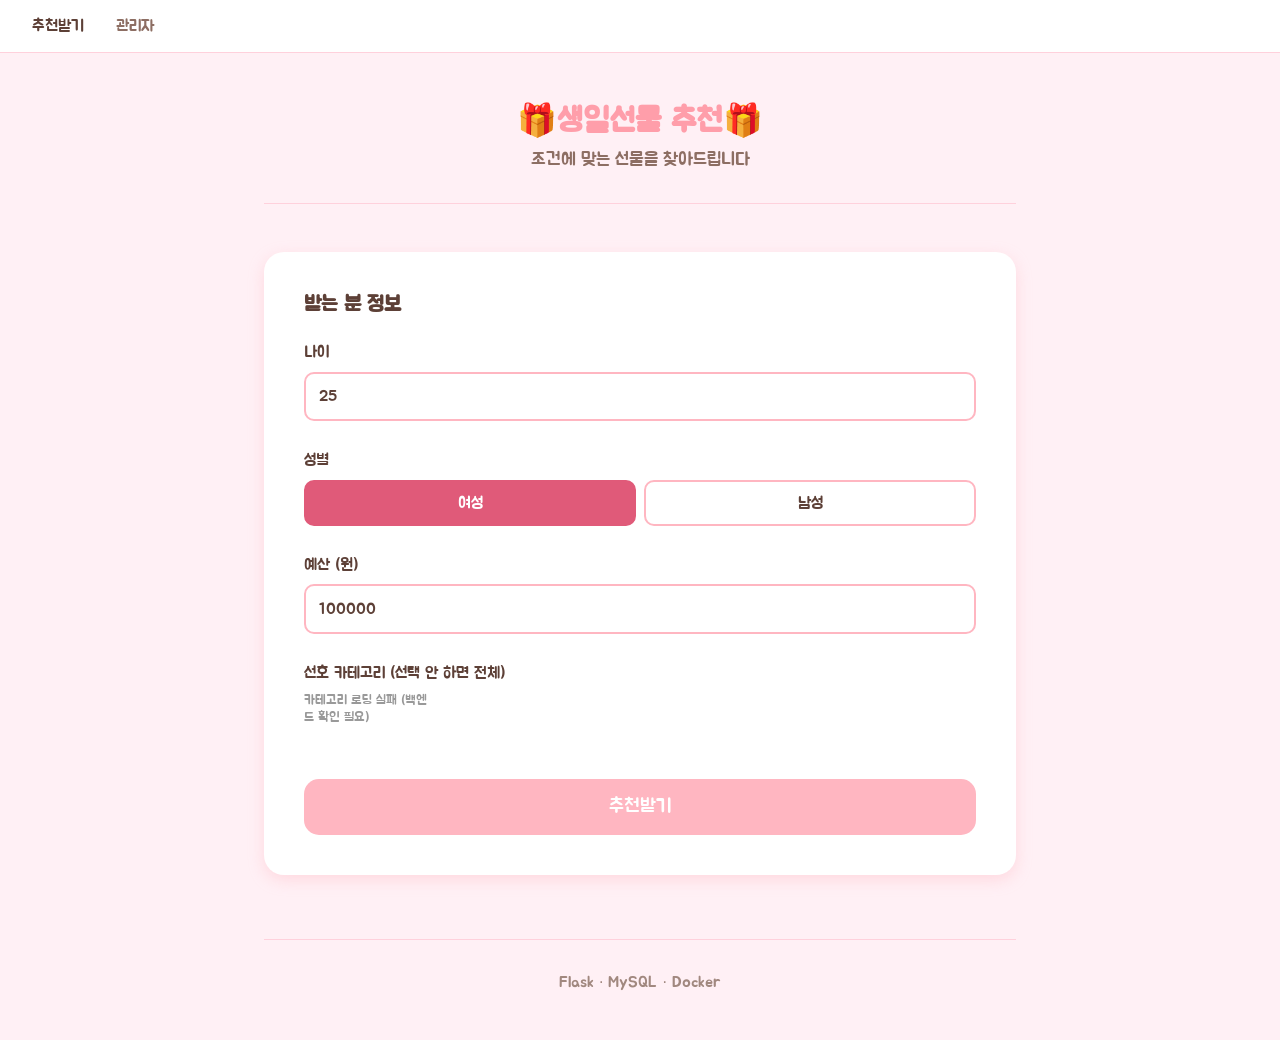
<file: frontend/index.html>
<!DOCTYPE html>
<html lang="ko">
<head>
    <meta charset="UTF-8">
    <meta name="viewport" content="width=device-width, initial-scale=1.0">
    <title>🎁생일선물 추천🎁</title>
    <link rel="stylesheet" href="styles.css?v=777">
    <link rel="preconnect" href="https://fonts.googleapis.com">
<link rel="preconnect" href="https://fonts.gstatic.com" crossorigin>
<link href="https://fonts.googleapis.com/css2?family=Jua&display=swap" rel="stylesheet">
</head>
<body>
    <nav class="top-nav">
        <a href="index.html" class="nav-active">추천받기</a>
        <a href="admin.html">관리자</a>
    </nav>

    <div class="container">
        <header>
            <h1>🎁생일선물 추천🎁</h1>
            <p class="subtitle">조건에 맞는 선물을 찾아드립니다</p>
        </header>

        <main>
            <section class="form-section">
                <h2>받는 분 정보</h2>
                <form id="giftForm">
                    <div class="form-group">
                        <label for="age">나이</label>
                        <input type="number" id="age" min="1" max="100" value="25" required>
                    </div>

                    <div class="form-group">
                        <label>성별</label>
                        <div class="radio-group">
                            <label class="radio-label">
                                <input type="radio" name="gender" value="female" checked>
                                <span>여성</span>
                            </label>
                            <label class="radio-label">
                                <input type="radio" name="gender" value="male">
                                <span>남성</span>
                            </label>
                        </div>
                    </div>

                    <div class="form-group">
                        <label for="budget">예산 (원)</label>
                        <input type="number" id="budget" min="1000" step="any" value="100000" required>
                    </div>

                    <div class="form-group">
                        <label>선호 카테고리 (선택 안 하면 전체)</label>
                        <div id="categoryGroup" class="checkbox-group"></div>
                    </div>

                    <button type="submit" class="submit-btn">추천받기</button>
                </form>
            </section>

            <section id="results" class="results-section hidden">
                <h2>추천 결과</h2>
                <div id="resultsList" class="results-grid"></div>
            </section>

            <div id="loading" class="hidden">추천 중...</div>
            <div id="error" class="error hidden"></div>
        </main>

        <footer><p>Flask · MySQL · Docker</p></footer>
    </div>

    <script src="app.js?v=100"></script>
</body>
</html>
</file>
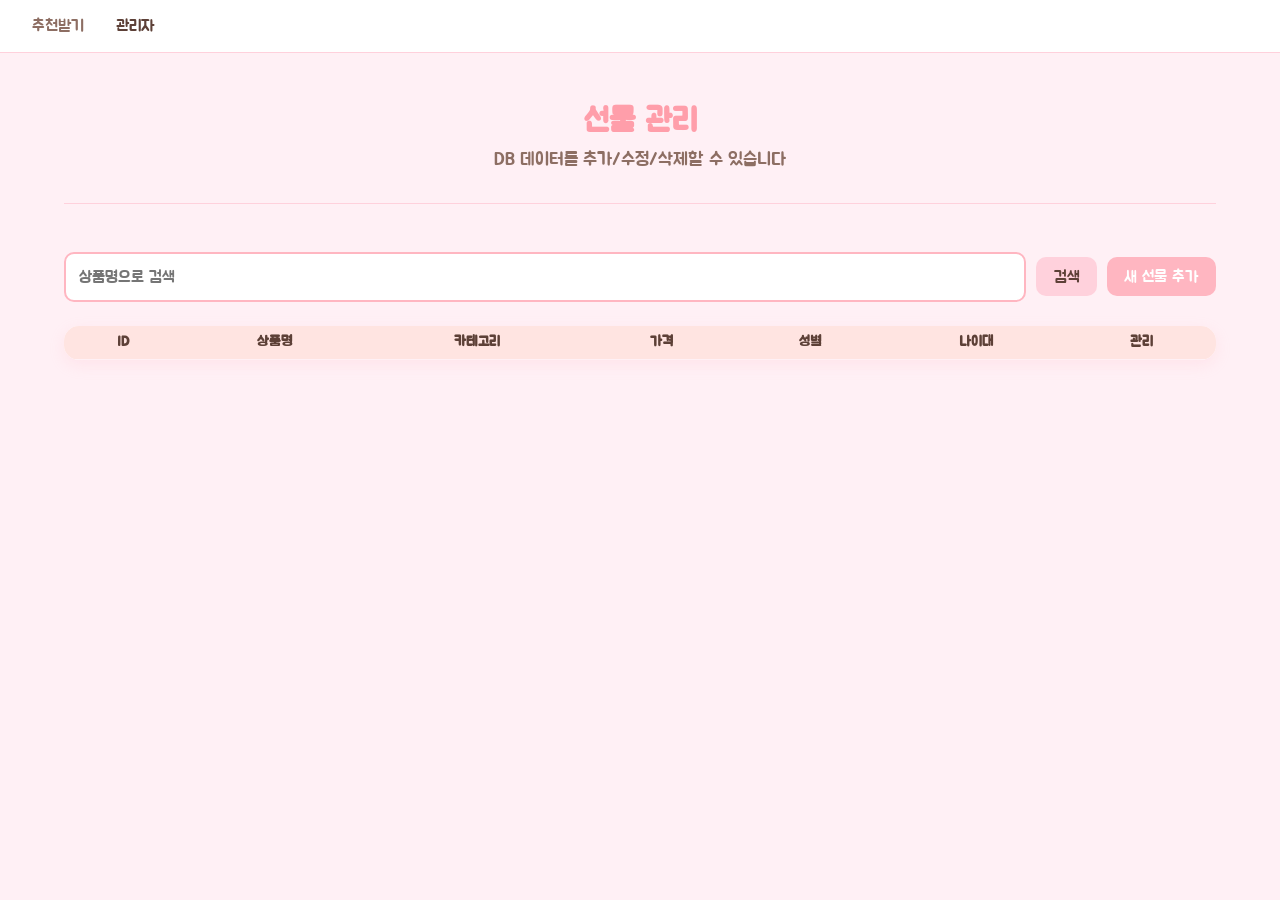
<file: frontend/admin.html>
<!DOCTYPE html>
<html lang="ko">
<head>
    <meta charset="UTF-8">
    <meta name="viewport" content="width=device-width, initial-scale=1.0">
    <title>관리자 - 생일선물</title>
    <link rel="stylesheet" href="styles.css?v=999">
    <link rel="preconnect" href="https://fonts.googleapis.com">
    <link rel="preconnect" href="https://fonts.gstatic.com" crossorigin>
    <link href="https://fonts.googleapis.com/css2?family=Jua&display=swap" rel="stylesheet">
</head>
<body>
    <nav class="top-nav">
        <a href="index.html">추천받기</a>
        <a href="admin.html" class="nav-active">관리자</a>
    </nav>

    <div class="container container-wide">
        <header>
            <h1>선물 관리</h1>
            <p class="subtitle">DB 데이터를 추가/수정/삭제할 수 있습니다</p>
        </header>

        <div class="admin-toolbar">
            <input type="text" id="searchInput" placeholder="상품명으로 검색">
            <button class="btn btn-secondary" onclick="loadGifts(1)">검색</button>
            <button class="btn btn-primary" onclick="openModal()">새 선물 추가</button>
        </div>

        <div id="totalInfo"></div>

        <table class="gift-table">
            <thead>
                <tr>
                    <th>ID</th><th>상품명</th><th>카테고리</th>
                    <th>가격</th><th>성별</th><th>나이대</th><th>관리</th>
                </tr>
            </thead>
            <tbody id="giftTableBody"></tbody>
        </table>

        <div id="pagination" class="pagination"></div>
    </div>

    <!-- 추가/수정 모달 -->
    <div id="modal" class="modal-overlay hidden">
        <div class="modal">
            <h3 id="modalTitle">새 선물 추가</h3>
            <form id="giftEditForm">
                <input type="hidden" id="editId">
                <div class="form-group">
                    <label>상품명 *</label>
                    <input type="text" id="editName" required>
                </div>
                <div class="form-row">
                    <div class="form-group">
                        <label>카테고리 *</label>
                        <input type="text" id="editCategory" required>
                    </div>
                    <div class="form-group">
                        <label>가격 (원) *</label>
                        <input type="number" id="editPrice" required min="0">
                    </div>
                </div>
                <!-- ... 더 많은 입력 필드 ... -->
                <div class="modal-actions">
                    <button type="button" class="btn btn-secondary" onclick="closeModal()">취소</button>
                    <button type="submit" class="btn btn-primary">저장</button>
                </div>
            </form>
        </div>
    </div>

    <script src="admin.js"></script>
</body>
</html>
</file>
<file: frontend/styles.css>
@import url('https://fonts.googleapis.com/css2?family=Jua&display=swap');

:root {
    
    --primary: #FFB6C1;        
    --primary-dark: #FF9EAA;   
    --primary-deep: #E05A79;   
    --bg: #FFF0F5;             
    --card: #ffffff;          
    --text: #5D4037;           
    --text-light: #8D6E63;     
    --text-muted: #A1887F;
    --border: #FFD1DC;         
    --border-strong: #FFB6C1;  
    
    
    --danger: #c0392b;
    --success: #27ae60;
    --shadow-sm: 0 5px 15px rgba(255, 182, 193, 0.2);
    --shadow: 0 5px 15px rgba(255, 182, 193, 0.4);
}

* { margin: 0; padding: 0; box-sizing: border-box; }

body {
    font-family: 'Jua', sans-serif;
    background-color: var(--bg);
    color: var(--text);
}


.top-nav {
    background: var(--card);
    padding: 1rem 2rem;
    border-bottom: 1px solid var(--border);
    display: flex;
    gap: 2rem;
}
.top-nav a {
    color: var(--text-light);
    text-decoration: none;
    font-size: 1rem;
    transition: color 0.15s;
}
.top-nav a:hover, .top-nav a.nav-active { color: var(--text); }

.container { max-width: 800px; margin: 0 auto; padding: 3rem 1.5rem; }
.container-wide { max-width: 1200px; }

header { text-align: center; margin-bottom: 3rem; padding-bottom: 2rem; border-bottom: 1px solid var(--border); }
h1 { font-size: 2rem; color: var(--primary-dark); margin-bottom: 0.5rem; }
.subtitle { color: var(--text-light); font-size: 1.1rem; }
h2 { font-size: 1.3rem; color: var(--text); margin-bottom: 1.5rem; }


.form-section {
    background: var(--card);
    border-radius: 20px;
    box-shadow: var(--shadow);
    padding: 2.5rem;
}

.form-group { margin-bottom: 1.8rem; }
.form-group > label {
    display: block;
    margin-bottom: 0.6rem;
    font-size: 1rem;
    color: var(--text);
}


input[type="number"], input[type="text"], select {
    width: 100%;
    padding: 0.8rem;
    border: 2px solid var(--border-strong);
    border-radius: 10px;
    font-size: 1rem;
    font-family: inherit;
    background: var(--card);
    color: var(--text);
    outline: none;
    transition: border-color 0.15s, box-shadow 0.15s;
}
input:focus, select:focus {
    border-color: var(--primary-dark);
    box-shadow: 0 0 5px rgba(255, 158, 170, 0.5);
}


.radio-group { display: flex; gap: 0.5rem; }
.radio-label, .checkbox-group label {
    flex: 1;
    cursor: pointer;
    padding: 0.7rem;
    border: 2px solid var(--border-strong);
    border-radius: 10px;
    text-align: center;
    font-size: 1rem;
    color: var(--text);
    transition: all 0.2s ease;
}
.checkbox-group {
    display: grid;
    grid-template-columns: repeat(auto-fill, minmax(120px, 1fr));
    gap: 0.5rem;
}
.radio-label input, .checkbox-group input { display: none; }


.radio-label:has(input:checked), .checkbox-group label:has(input:checked) {
    background: var(--primary-deep);
    border-color: var(--primary-deep);
    color: #ffffff;
}

.submit-btn {
    width: 100%;
    padding: 1rem;
    background: var(--primary);
    color: #ffffff;
    border: none;
    border-radius: 15px;
    font-size: 1.2rem;
    cursor: pointer;
    font-family: inherit;
    transition: transform 0.2s ease, background-color 0.2s ease;
    margin-top: 1.5rem;
}
.submit-btn:hover {
    background: var(--primary-dark);
    transform: translateY(-3px) scale(1.02);
}


.results-section { margin-top: 3rem; }
.results-grid { display: grid; grid-template-columns: repeat(auto-fill, minmax(220px, 1fr)); gap: 1rem; }
.gift-card { background: var(--card); border: 1px solid var(--border); border-radius: 15px; padding: 1.5rem; box-shadow: var(--shadow-sm); transition: transform 0.2s; }
.gift-card:hover { transform: translateY(-5px); border-color: var(--border-strong); }
.gift-emoji { font-size: 2rem; margin-bottom: 0.75rem; }
.gift-name { font-size: 1.1rem; color: var(--text); margin-bottom: 0.6rem; }
.gift-price { font-size: 1.2rem; color: var(--primary-deep); }
.gift-link { display: block; margin-top: 1rem; padding: 0.55rem; background: var(--primary); color: #fff; text-decoration: none; border-radius: 10px; text-align: center; }
.gift-link:hover { background: var(--primary-dark); }


.admin-toolbar { display: flex; gap: 0.6rem; margin-bottom: 1.5rem; align-items: center; }
.admin-toolbar input[type="text"] { flex: 1; }


.btn {
    padding: 0.6rem 1.1rem;
    border: none;
    border-radius: 10px;
    cursor: pointer;
    font-family: inherit;
    font-size: 1rem;
    background: var(--primary);
    color: #fff;
    transition: all 0.2s ease;
}
.btn:hover { background: var(--primary-dark); }
.btn-danger { background: #ffcccc; color: var(--danger); }
.btn-danger:hover { background: #ff9999; }
.btn-secondary { background: var(--border); color: var(--text); }


.gift-table {
    width: 100%;
    background: var(--card);
    border-radius: 15px;
    overflow: hidden;
    border-collapse: collapse;
    box-shadow: var(--shadow-sm);
}
.gift-table th, .gift-table td {
    padding: 0.5rem 0.8rem; font-size: 0.9rem;
    text-align: center;
    border-bottom: 1px solid var(--bg);
}
.gift-table th { background: #FFE4E1; color: var(--text); font-size: 0.85rem; }
.gift-table tr:hover { background: var(--bg); }
.gift-table .actions { display: flex; gap: 0.4rem; justify-content: center; }
.gift-table .actions .btn { padding: 0.2rem 0.6rem; font-size: 0.8rem; }


.pagination { display: flex; justify-content: center; gap: 0.3rem; margin-top: 1.5rem; }
.pagination button { padding: 0.5rem 1rem; border: none; background: var(--card); color: var(--text); border-radius: 10px; cursor: pointer; transition: 0.2s; box-shadow: var(--shadow-sm); }
.pagination button:hover:not(:disabled) { background: var(--primary); color: #fff; }
.pagination button.active { background: var(--primary-dark); color: #fff; }


.hidden { display: none !important; }
.error { background: #fef2f2; color: var(--danger); padding: 1rem; border-radius: 10px; text-align: center; }
#loading { text-align: center; padding: 2rem; color: var(--text-light); }
footer { text-align: center; margin-top: 4rem; padding-top: 2rem; border-top: 1px solid var(--border); color: var(--text-muted); }
</file>
